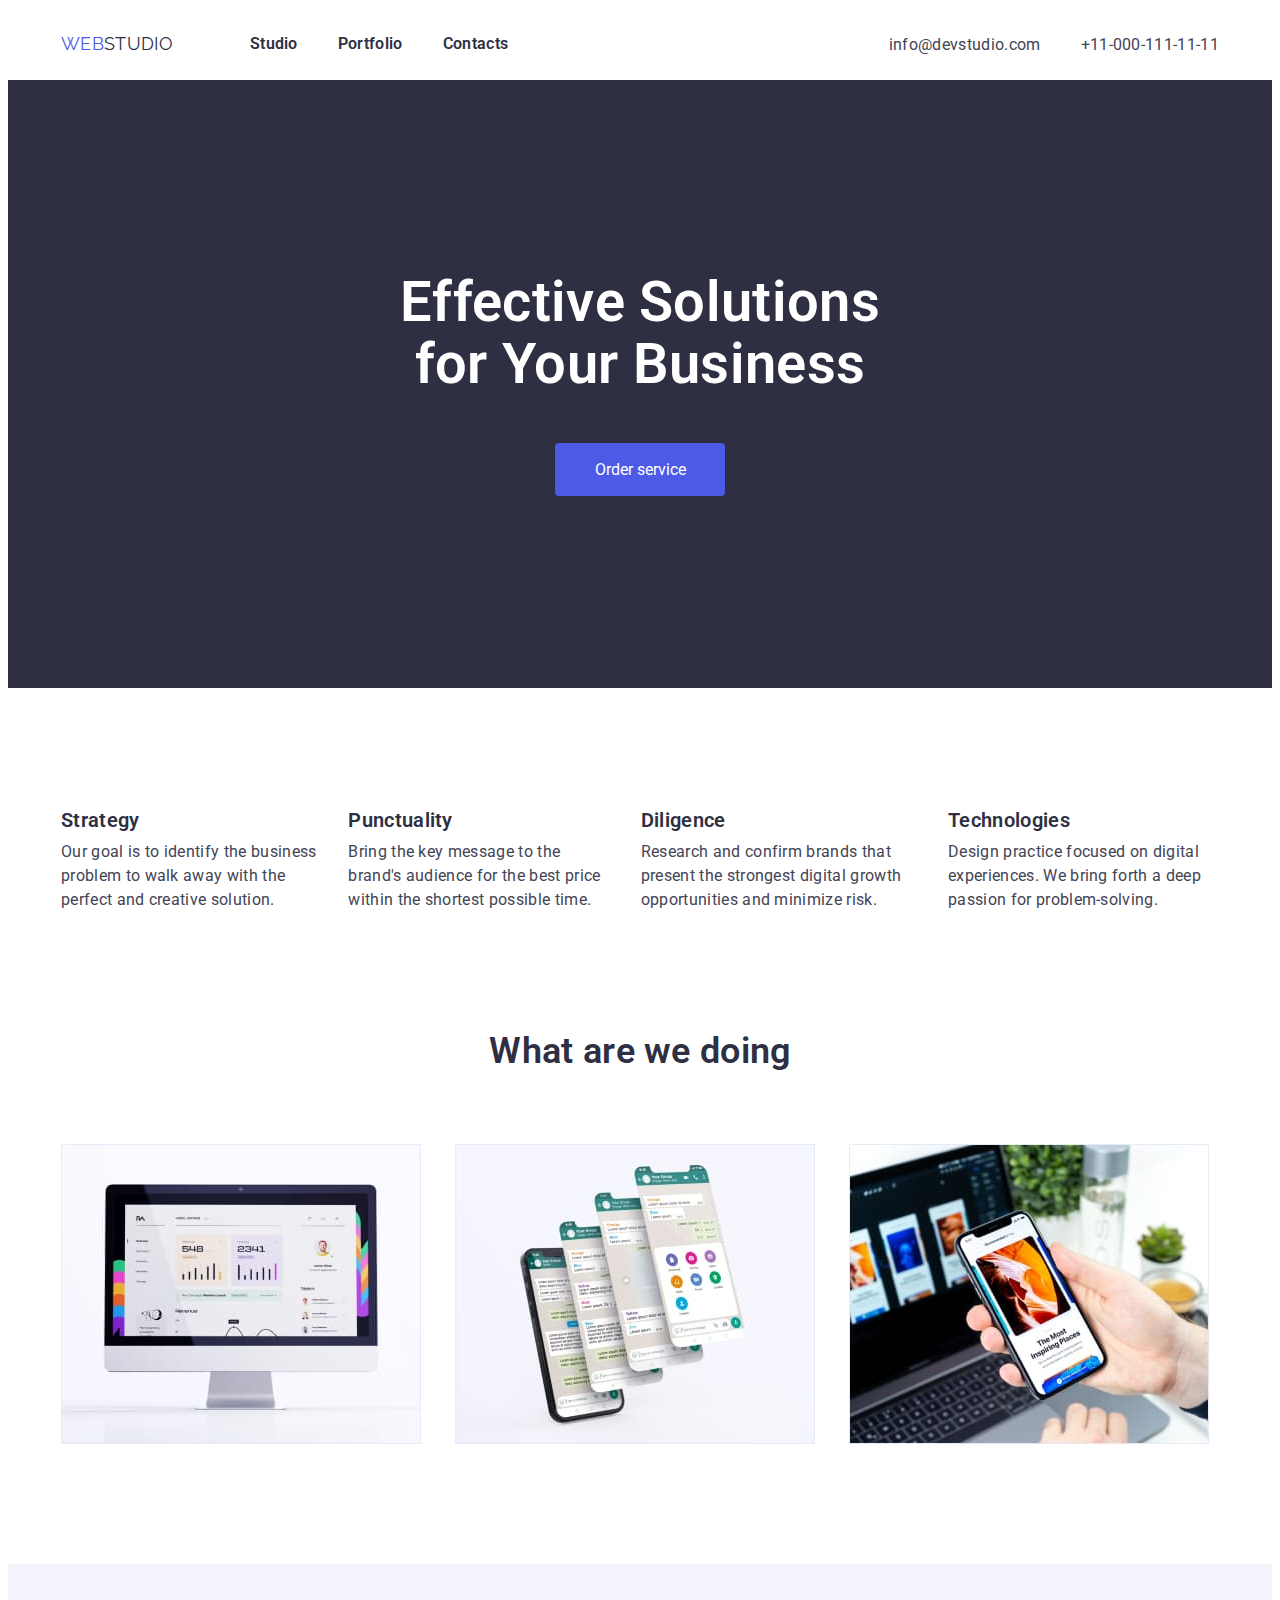
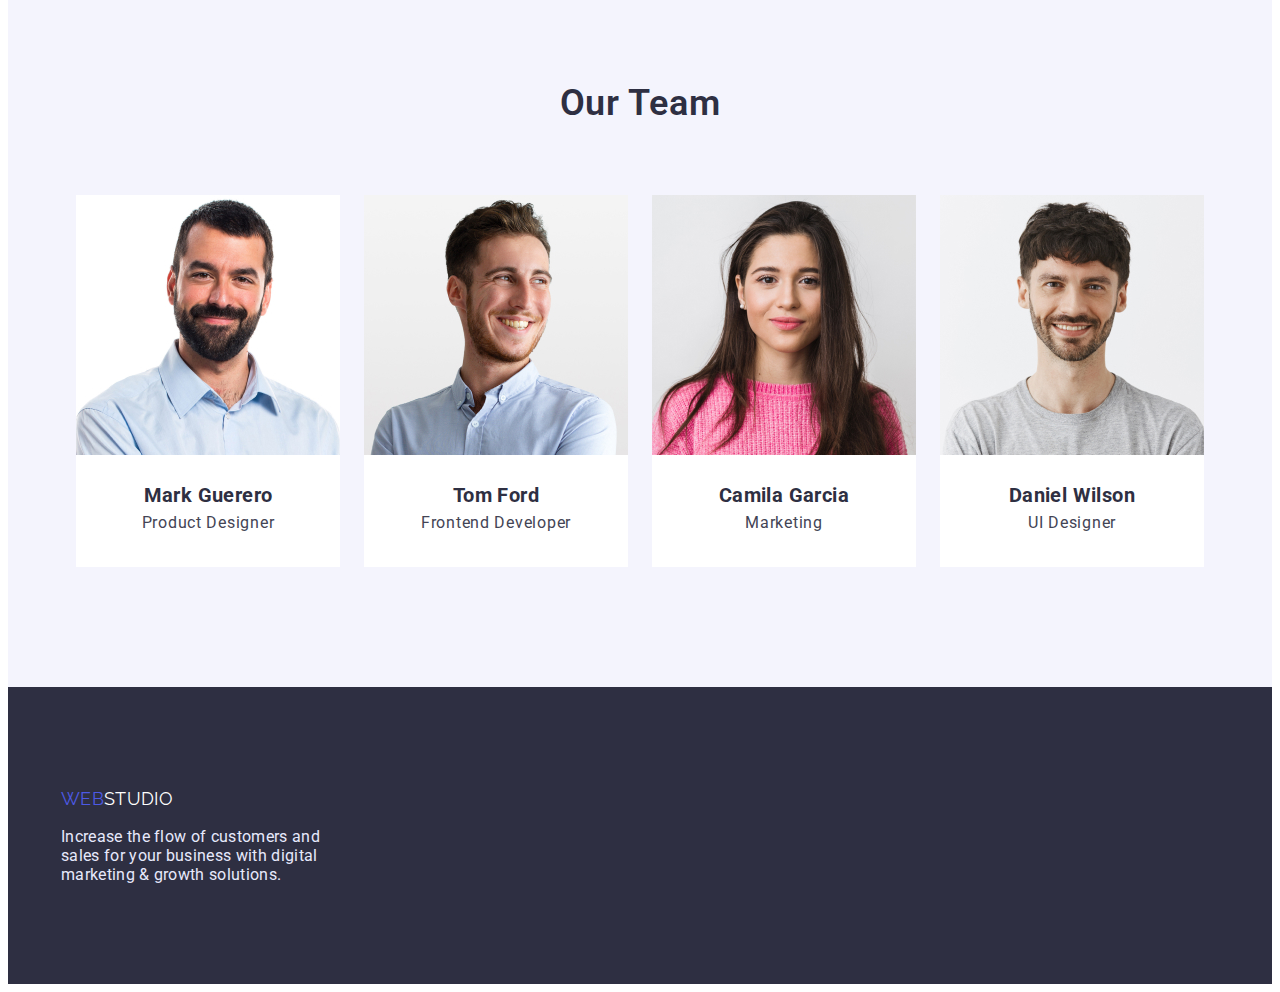
<file: index.html>
<!DOCTYPE html>
<html lang="en">
<head>
    <meta charset="UTF-8">
    <meta http-equiv="X-UA-Compatible" content="IE=edge">
    <meta name="viewport" content="width=device-width, initial-scale=1.0">
    <title>webstudio</title>
    <link rel="preconnect" href="https://fonts.googleapis.com">
    <link rel="preconnect" href="https://fonts.gstatic.com" crossorigin>
    <link href="https://fonts.googleapis.com/css2?family=Raleway:wght@800&family=Roboto:wght@400;500;700&display=swap"
        rel="stylesheet">
        <link rel="stylesheet" href="https://cdnjs.cloudflare.com/ajax/libs/modern-normalize/1.1.0/modern-normalize.min.css"
            integrity="sha512-wpPYUAdjBVSE4KJnH1VR1HeZfpl1ub8YT/NKx4PuQ5NmX2tKuGu6U/JRp5y+Y8XG2tV+wKQpNHVUX03MfMFn9Q=="
            crossorigin="anonymous" referrerpolicy="no-referrer" />
    <link rel="stylesheet" href="./css/style.css">
    </head>
<body>
    <header class="page-header">
       <div class="container main-content">
        <a href="./index.html " class="logo">web<span class="logo-studio">studio</span></a>
        <nav>
            <ul class="site-nav">
                <li class="list-item"><a href="./index.html">Studio</a></li>
                <li class="list-item"><a href="./portfolio.html">Portfolio</a></li>
                <li class="list-item"><a href="./">Contacts</a></li>
            </ul>
        </nav>
        <ul class="contact-nav">
            <li class="item"><a href="mailto:info@devstudio.com">info@devstudio.com</a></li>
            <li class="item"><a href="tel:+110001111111">+11-000-111-11-11</a></li>
        </ul>
       </div>
    </header>
    <main>
        <!--main content-->

        <section class="hero">
            <h1 class="hero-title">Effective Solutions for Your Business</h1>
            <button type="button" class="hero-button">Order service</button>
        </section>

        <!--Feature-->
        <section class="section"> 
          <div class="container">
            <h2 class="visually-hidden">Advantages</h2>
            <ul class="list-adv">
                <li class="adv-li">
                    <h3 class="section-title">Strategy</h3>
                    <p class="section-description">Our goal is to identify the business
                        problem to walk away with the perfect and creative solution.</p>
                </li>
                <li class="adv-li">
                    <h3 class="section-title">Punctuality</h3>
                    <p class="section-description">Bring the key message to the brand's audience for the best price within the
                        shortest possible time.</p>
                </li>
                <li class="adv-li">
                    <h3 class="section-title">Diligence</h3>
                    <p class="section-description">Research and confirm brands that present the strongest digital growth
                        opportunities and minimize risk.</p>
                </li>
                <li class="adv-li">
                    <h3 class="section-title">Technologies</h3>
                    <p class="section-description">Design practice focused on digital experiences. We bring forth a deep passion for
                        problem-solving.</p>
                </li>
            </ul>
          </div>
            
</section>
<!--What are we doing -->
<section class="section-2">
    <div class="container">
<h2 class="section-do"> What are we doing </h2>
    <ul class="list">
        <li class="list-li"> <img src="./image/img.jpg" alt="computer" width="360"></li>
        <li class="list-li"><img src="./image/wtsup.jpg" alt="messenger" width="360"></li>
        <li class="list-li"><img src="./image/rectngl.jpg" alt="mobile program" width="360"></li>
    </ul>
</div>
</section>
<!--Team-->
<section class="section-team">
    <div class="container">
        <h2 class="section-do">Our Team</h2>
        <ul class="list">
            <li class="list-style">
                <img src="./image/mark.jpg" alt="mark" width="264">
               <div class="team-work">
                <h3 class="team-name"> Mark Guerero</h3>
                <p class="tital-descr">Product Designer</p>
               </div>
            </li>
        
            <li class="list-style">
                <img src="./image/tom.jpg" alt="tom" width="264">
               <div class="team-work">
                <h3 class="team-name">Tom Ford</h3>
                <p class="tital-descr">Frontend Developer</p>
               </div>
            </li>
        
            <li class="list-style">
                <img src="./image/camila.jpg" alt="camila" width="264">
                <div class="team-work">
                    <h3 class="team-name">Camila Garcia</h3>
                    <p class="tital-descr">Marketing</p>
                </div>
            </li>
        
            <li class="list-style">
                <img src="./image/daniel.jpg" alt="daniel" width="264">
                <div class="team-work">
                    <h3 class="team-name"> Daniel Wilson</h3>
                    <p class="tital-descr">UI Designer</p>
                </div>
            </li>
        </ul>
    </div>
</section>
    </main>
        <footer class="page-foot">
            <div class="container">
                <a href="./index.html" class="logo">web<span class="foot-logo">studio</span></a>
                <p class="foot">Increase the flow of customers and sales for your business with digital marketing & growth
                    solutions.</p>
            </div>
        </footer>
</body>
</html>
</file>
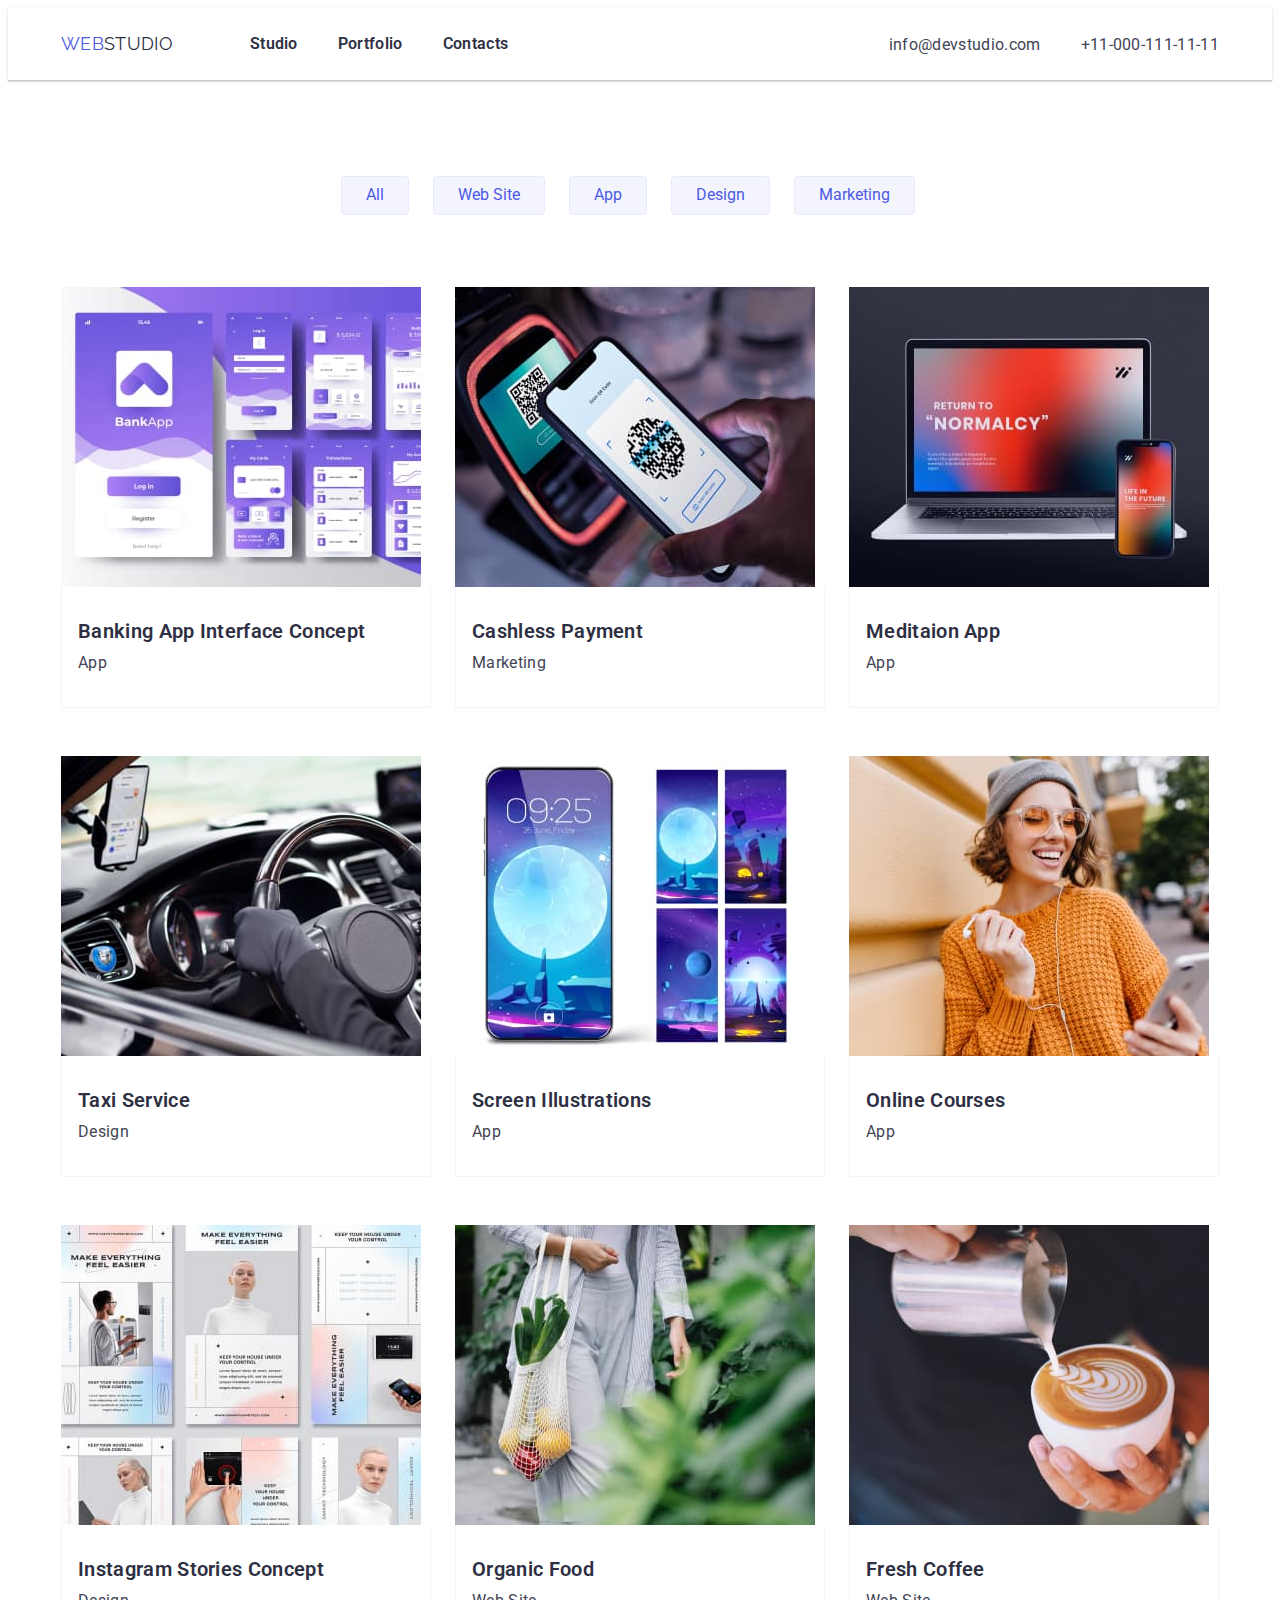
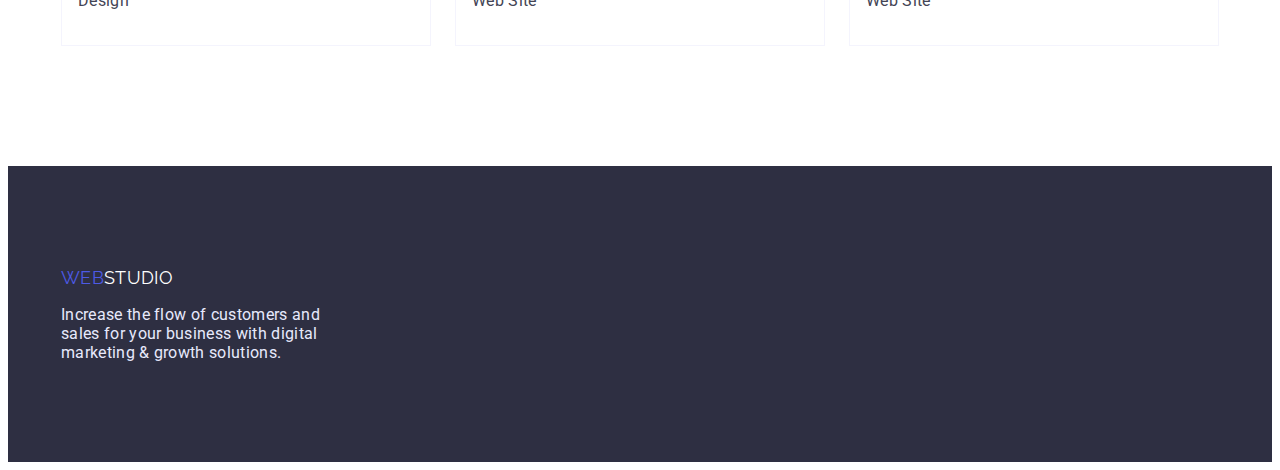
<file: portfolio.html>
<!DOCTYPE html>
<html lang="en">
<head>
    <meta charset="UTF-8">
    <meta http-equiv="X-UA-Compatible" content="IE=edge">
    <meta name="viewport" content="width=device-width, initial-scale=1.0">
    <title>web studio</title>
    <link rel="preconnect" href="https://fonts.googleapis.com">
    <link rel="preconnect" href="https://fonts.gstatic.com" crossorigin>
    <link href="https://fonts.googleapis.com/css2?family=Raleway:wght@800&family=Roboto:wght@400;500;700&display=swap"
        rel="stylesheet">
        <link rel="stylesheet" href="https://cdnjs.cloudflare.com/ajax/libs/modern-normalize/1.1.0/modern-normalize.min.css"
            integrity="sha512-wpPYUAdjBVSE4KJnH1VR1HeZfpl1ub8YT/NKx4PuQ5NmX2tKuGu6U/JRp5y+Y8XG2tV+wKQpNHVUX03MfMFn9Q=="
            crossorigin="anonymous" referrerpolicy="no-referrer" />
    <link rel="stylesheet" href="./css/style.css">
</head>
<body>
        <header class="portfolio-header">
           <div class="container main-content">
            <a href="./index.html" class="logo">web<span class="logo-studio">studio</span></a>
            <nav>
                <ul class="site-nav">
                    <li class="list-item"><a href="./index.html">Studio</a></li>
                    <li class="list-item"><a href="./portfolio.html">Portfolio</a></li>
                    <li class="list-item"><a href="">Contacts</a></li>
                </ul>
            </nav>
            <ul class="contact-nav">
                <li class="item"><a href="mailto:info@devstudio.com">info@devstudio.com</a></li>
                <li class="item"><a href="tel:+110001111111">+11-000-111-11-11</a></li>
            </ul>
           </div>
           </header> 
           <main>
        <section class="main-section">
            <div class="container">
               <h2 class="visually-hidden">Buttons</h2>
                <ul class="main-buttons">
                    <li class="li-buttons"><button type="button" class="site-buttons">All</button></li>
                    <li class="li-buttons"><button type="button" class="site-buttons">Web Site</button></li>
                    <li class="li-buttons"><button type="button" class="site-buttons">App</button></li>
                    <li class="li-buttons"><button type="button" class="site-buttons">Design</button></li>
                    <li class="li-buttons"><button type="button" class="site-buttons">Marketing</button></li>
                </ul>
            
            <ul class="lisst">
                <li class="list-li">
                    <img src="./image/bankingup.jpg" alt="banking" width="360">
                   <div class="border">
                    <h3 class="section-card">Banking App Interface Concept</h3>
                <p class="section-content">App</p>
                </div>
                </li>
                <li class="list-li">
                    <img src="./image/payment.jpg" alt="bcg" width="360">
                    <div class="border">
                        <h3 class="section-card">Cashless Payment</h3>
                        <p class="section-content">Marketing</p>
                    </div>
                </li>
                <li class="list-li">
                    <img src="./image/meditationapp.jpg" alt="app" width="360">
                    <div class="border">
                        <h3 class="section-card">Meditaion App</h3>
                        <p class="section-content">App</p>
                    </div>
                </li>
                <li class="list-li" >
                    <img src="./image/car.jpg" alt="driver" width="360">
                    <div class="border">
                        <h3 class="section-card">Taxi Service</h3>
                        <p class="section-content">Design</p>
                    </div>
                </li>
                <li class="list-li">
                    <img src="./image/screen.jpg" alt="screen" width="360">
                    <div class="border">
                        <h3 class="section-card">Screen Illustrations</h3>
                        <p class="section-content ">App</p>
                    </div>
                </li>
                <li class="list-li">
                    <img src="./image/smilegirl.jpg" alt="girl" width="360">
                    <div class="border">
                        <h3 class="section-card">Online Courses</h3>
                        <p class="section-content">App</p>
                    </div>
                </li>
                <li class="list-li">
                    <img src="./image/combo.jpg" alt="instagram" width="360">
                    <div class="border">
                        <h3 class="section-card">Instagram Stories Concept</h3>
                        <p class="section-content">Design</p>
                    </div>
                </li>
                <li class="list-li">
                    <img src="./image/food.jpg" alt="fruits" width="360">
                   <div class="border">
                    <h3 class="section-card">Organic Food</h3>
                    <p class="section-content">Web Site</p>
                   </div>
                </li>
                <li class="list-li">
                    <img src="./image/coffe.jpg" alt="coffee" width="360">
                  <div class="border">
                      <h3 class="section-card">Fresh Coffee</h3>
                    <p class="section-content"> Web Site</p>
                  </div>
                </li>
            </ul>
           </div>
            </section>
        </main>
        <footer class="page-foot">
           <div class="container">
            <a href="./index.html" class="logo">web<span class="foot-logo">studio</span></a>
            <p class="foot">Increase the flow of customers and sales for your business with digital marketing & growth solutions.
            </p>
           </div>
        
        </footer>
</body>
</html>
</file>
<file: css/style.css>
/* #434455;цвет основного текста  */
/* вторичный цвет текста #2E2F42;*/  
 /*белый цвет  #FFFFFF;*/ 
 /* акцент #4D5AE5; */
 /* вторичный цвет фона #F4F4FD; */
 /* вторичный цвет фона background: #2E2F42 */

:root{
    --primary-text-color:#434455;
    --primary-white-color:#FFFFFF;
    --title-text-color:#2E2F42;
    --accent-color:#4D5AE5;
    --button-bg-color: #404BBF;
    --portfolio-button:#F4F4FD;
}

html {
    box-sizing: border-box;
}

* *::before,
*::after {
    box-sizing: inherit;
}

body {
font-family: Roboto, serif;
    background-color: var(--primary-bg-color);
    color: var(--primary-text-color);
    letter-spacing: 0.02em;
     
}

h1,
h2,
h3,
p {
    margin: 0;
}

ul {
    padding: 0;
    margin: 0;
}

/* page header */

.page-header.container {
    display: flex;
  
}
.container .main-nav{
    
    display: flex;
    
}

.container {
    
    width: 1158px;
    padding-left: 15px;
    padding-right: 15px;
    margin: auto;
    
    
    
}



/* logo */
.logo {
    color: var(--accent-color);
    font-family: Raleway, sans-serif;
    font-size: 18px;
    line-height: 1.3;
    text-decoration: none;
    text-transform: uppercase;
}
.logo-studio{
    color:var(--title-text-color);
}
.foot-logo{
    text-transform: uppercase;
    color: var(--primary-white-color)
}




/* nav */
.main-content{
    display: flex;
    align-items: center;
}
.site-nav{
    margin-left: 77px;
    display: flex;
    list-style: none;

}
 .list-item{
   
    margin-right: 40px;
}

.site-nav .list-item:last-child{
    margin-right: 0;
}



.site-nav a {
    display: block;
    padding-top: 24px;
    padding-bottom: 24px;
    color: var(--title-text-color);
    font-weight: 600 ;
        font-size: 16px;
        line-height: 1.5;
        text-decoration: none;

}

.site-nav a:hover,
.site-nav a:focus{
color: #4D5AE5;
}

a.link.current { 
    color: var(--accent-color);
    text-transform: uppercase;
}
a.link.current{
    color: var(--primary-text-color);
}
.contact-nav{
    display: flex;
    margin-left: auto;
}
.contact-nav .item{ 
    padding: 0;
    margin-left: 0;
    list-style: none;
    
}
.contact-nav .item+.item{
    margin-left: 40px;
}
.contact-nav a{


    display: flex;
    margin-left: auto;
    color: var(--primary-text-color);
    text-decoration: none;
    
}
.contact-nav a:hover,
.contact-nav a:focus{
    color: var(--accent-color);
}     
.list{
    margin: 0;
    padding: 0;
    justify-content: center;
    gap: 24px;
    display: flex;
    list-style: none;
}



/* hero */
.hero{
    padding-top: 192px;
    padding-bottom: 192px;
    text-align: center;
    background-color: var(--title-text-color);
}
.hero-title {
   max-width: 492px;
   margin: auto;
    margin-top: 0;
    margin-bottom: 48px;
    color: var(--primary-white-color);
    font-weight: 600;
    font-size: 56px;
    line-height: 1.1;
    
}
/* < !--Feature--> */

.list-adv{
    
   display: flex;
    gap: 24px;
    
    list-style: none;
}
.adv-li{
    
    flex-basis: calc((100%-72px)/4);
}
.section-title{
    margin:0;
}
.section{
   padding-top: 120px;
padding-bottom: 120px;
    
}
.title{
    margin-bottom: 120px;
}

.section-2{
    text-align: center;
   
    padding-bottom: 120px;
    
}

    
    



/* section-main */
   .section-title {
       color: var(--title-text-color);

       font-weight: 600;
       font-size: 20px;
       line-height: 1.2;
       
       margin-bottom: 8px;
   }
 .section-description {
     font-size: 16px;
     line-height: 1.5;
     margin: 0;
 }
 .section-do{
margin-bottom: 72px;
    
    font-weight: 600;
font-size: 36px;
line-height: 1.1;
text-align: center;
color: var(--title-text-color);
 }
.section-team {
    padding-top: 120px;
    padding-bottom: 120px;


    background-color: #F4F4FD;;
    color: var(--title-text-color);
    font-weight: 600;
        font-size: 36px;
        line-height: 1.1;
        text-align: center;
            letter-spacing: 0.02em;
}
.team-name{
    margin-bottom: 8px;
    font-size: 20px;
        line-height: 0.8;
        text-align: center;
        letter-spacing: 0.02em;
    
}

.team-work{
    padding-top: 32px;
    padding-bottom: 32px;
}

.tital-descr{
    color: var(--primary-text-color);
    font-weight: 400;
        font-size: 16px;
        line-height: 24px;
        text-align: center;
}





/* section portfolio */

.portfolio-header{
    box-shadow: 0px 2px 1px rgba(46, 47, 66, 0.08), 0px 1px 1px rgba(46, 47, 66, 0.16), 0px 1px 6px rgba(46, 47, 66, 0.08);
}

 img{
    display: block;
    max-width: 100%;
    height: auto;
}
.main-buttons{
    margin-bottom: 72px;
}
.main-section{
    padding-top: 96px;
        padding-bottom: 120px;
}

.lisst {
    display: flex;
    flex-wrap: wrap;
    row-gap: 48px ;
    column-gap: 24px;
    list-style-type: none;
}

.list-li {
     flex-basis: calc((100% - 48px) / 3);
}


.border{
    
    
    padding: 32px 16px;
    border: 0.5px solid var(--portfolio-button);
    border-top: none;
}



.section-card{
    margin-bottom: 8px;
    color:var(--title-text-color);
    font-weight: 600;
        font-size: 20px;
        line-height: 1.2;
}
.section-content{
    color: var(--primary-text-color);
    font-weight: 400;
        font-size: 16px;
        line-height: 1.5;
     letter-spacing: 0.02em;
}
.list-style {
    background-color: var(--primary-white-color);
}








  /* button main page*/
.button {
    
    font-family: Roboto, serif;
    color: var(--primary-white-color);
    background-color: var(--button-bg-color);

    font-size: 16px;
    line-height: 1.2;
    text-decoration: none;
    
}
 
.hero-button{
    display: inline-block;
    min-width: 170px;
    
    border-radius: 4px;
        padding: 16px 32px;
    font-family: Roboto, serif;
    font-size: 16px;
    color: var(--primary-white-color);
    background-color: var(--accent-color);
    cursor: pointer;
    align-items: center;
    border: 1px solid transparent;
}
.hero-button:hover,
.hero-button:focus{
    background-color: var(--button-bg-color);
    
}
.hero-button:active{
    color: #4D5AE5;
}



/* portfolio button */

    .main-buttons{
        
        display:flex;
        justify-content: center;
        font-family: Roboto, serif;
        list-style: none;
    }
   .site-buttons{
    border-radius: 4px;
    padding: 12px 24px;
         display: inline-block;
        font-family: Roboto, serif;
        font-size: 16px;
        line-height: 0.8;
        cursor: pointer;
        color: var(--accent-color);
        background-color: var(--portfolio-button);
        border: 1px solid #E7E9FC;
    }

    .li-buttons{
    
        margin-right: 24px;
    }
.site-buttons:hover,
.site-buttons:focus{
    color: var(--portfolio-button);
    background-color: var(--button-bg-color);
}
        



 .visually-hidden {
     position: absolute;
     white-space: nowrap;
     width: 1px;
     height: 1px;
     overflow: hidden;
     border: 0;
     padding: 0;
     clip: rect(0 0 0 0);
     clip-path: inset(50%);
     margin: -1px;
 }
.page-foot{
    
    padding-top: 100px;
    padding-bottom: 100px;
    background-color: var(--title-text-color);
}
.foot{
    margin-top: 16px;
}

.foot{
    max-width: 264px;
    color: #E7E9FC;
}
</file>
